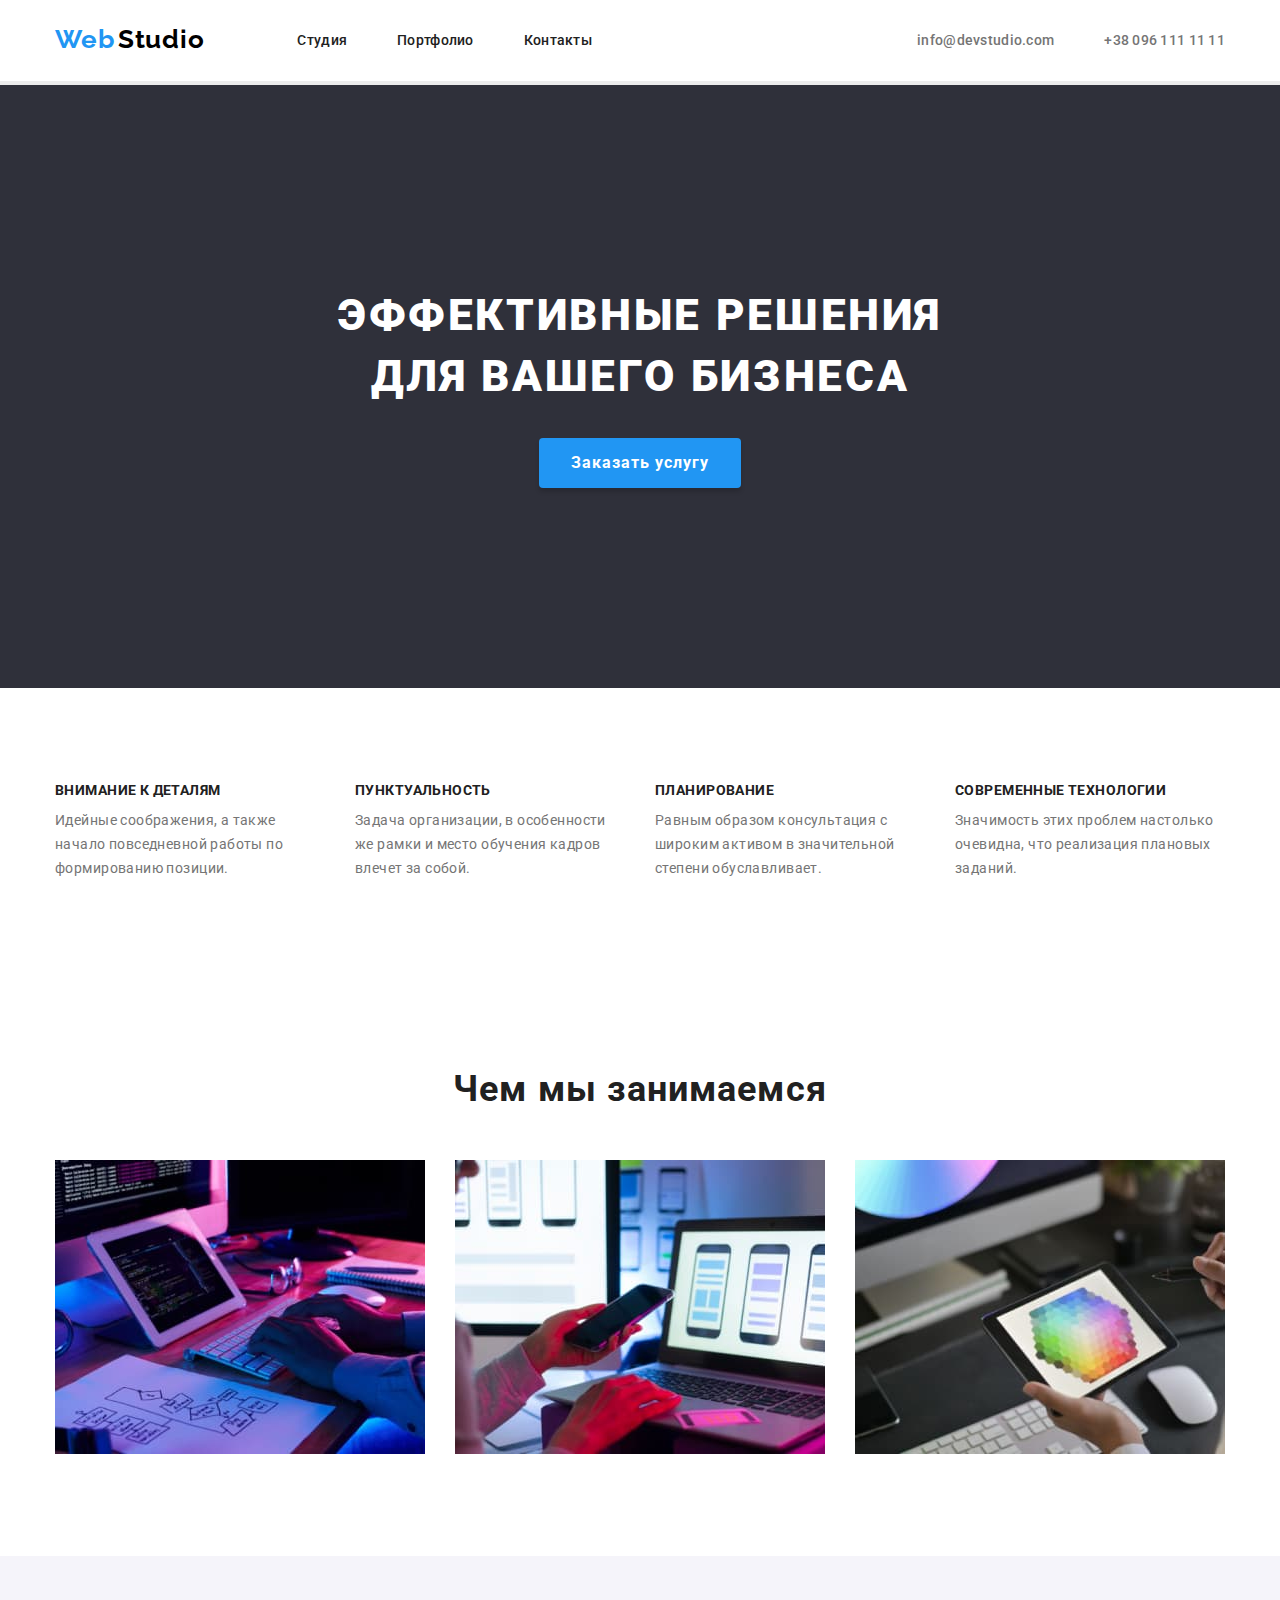
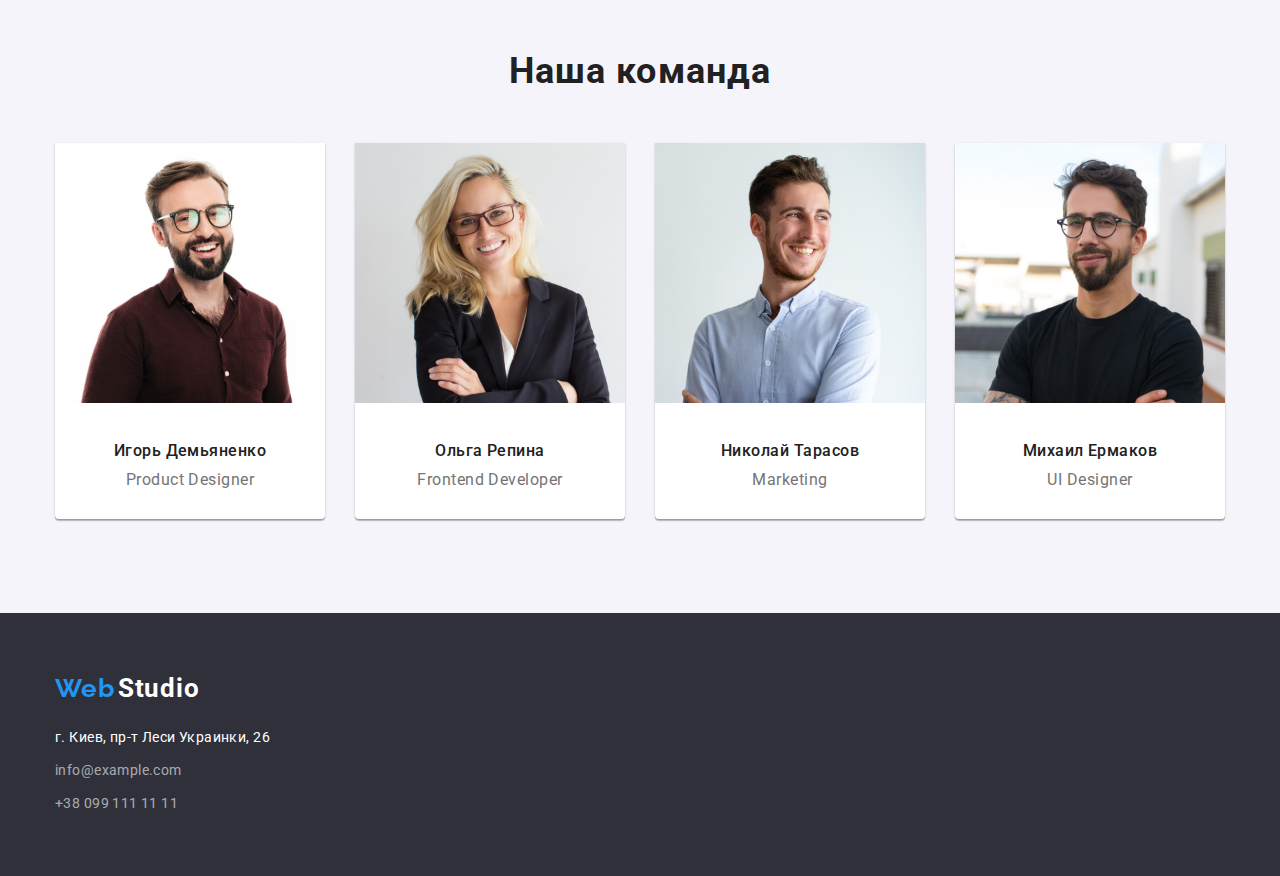
<file: index.html>
<!DOCTYPE html>
<html lang="ru">
  <head>
    <meta charset="UTF-8" />
    <meta http-equiv="X-UA-Compatible" content="IE=edge" />
    <meta name="viewport" content="width=device-width, initial-scale=1.0" />
    <meta name="description" content="Вивчення основ HTML5 для новачків" />
    <title>HW03-1</title>
    <!-- нормалізатор -->
    <link
      rel="stylesheet"
      href="https://cdnjs.cloudflare.com/ajax/libs/modern-normalize/1.0.0/modern-normalize.min.css"
    />
    <link rel="stylesheet" href="css/styles.css" />
    <link
      href="https://fonts.googleapis.com/css2?family=Raleway:wght@700&family=Roboto:wght@400;500;700;900&display=swap"
      rel="stylesheet"
    />
  </head>
  <body>
    <!--шапка сторінки-->
    <header class="header">
      <div class="container box-header">
        <!--навігація сторінки-->
        <nav class="box-nav">
          <div class="header-link">
            <a class="list" href="index.html"
              ><span class="logo-web">Web</span>
              <span class="logo-header">Studio</span>
            </a>
          </div>

          <ul class="header-items list">
            <li>
              <a class="header-item list" href="./index.html">Студия</a>
            </li>
            <li>
              <a class="header-item list" href="./portfolio.html">Портфолио</a>
            </li>
            <li>
              <a class="header-item list" href="Контакты">Контакты</a>
            </li>
          </ul>
        </nav>

        <ul class="box-contacts list">
          <li class="">
            <a class="mail list" href="info@devstudio.com"
              >info@devstudio.com</a
            >
          </li>
          <li class="">
            <a class="phone list" href="tel:+380961111111">+38 096 111 11 11</a>
          </li>
        </ul>
      </div>
    </header>
    <!-- унікальний контент сторінки -->
    <main>
      <!-- hero -->
      <section class="hero">
        <h1 class="hero-title">Эффективные решения<br />для вашего бизнеса</h1>
        <button class="button-hero" type="button">Заказать услугу</button>
      </section>

      <!-- особенности -->
      <section class="features section container">
        <h2 class="visually-hidden section-title">Особенности</h2>
        <ul class="features-items list">
          <li class="features-item">
            <h3 class="features-title">Внимание к деталям</h3>
            <p class="features-text">
              Идейные соображения, а также начало повседневной работы по
              формированию позиции.
            </p>
          </li>
          <li class="features-item">
            <h3 class="features-title">Пунктуальность</h3>
            <p class="features-text">
              Задача организации, в особенности же рамки и место обучения кадров
              влечет за собой.
            </p>
          </li>
          <li class="features-item">
            <h3 class="features-title">Планирование</h3>
            <p class="features-text">
              Равным образом консультация с широким активом в значительной
              степени обуславливает.
            </p>
          </li>
          <li class="features-item">
            <h3 class="features-title">Современные технологии</h3>
            <p class="features-text">
              Значимость этих проблем настолько очевидна, что реализация
              плановых заданий.
            </p>
          </li>
        </ul>
      </section>

      <!-- чем мьі занимаемся -->
      <section class="activity container section">
        <h2 class="activity-title">Чем мы занимаемся</h2>
        <ul class="activity-items list">
          <li>
            <img
              src="./images/box1.jpg"
              alt="рабочий стол програмиста с монитором, планшетом, клавиатурой,руками на ней и распечатаньім ТЗ"
              width="370"
              height="294"
            />
          </li>
          <li>
            <img
              src="./images/box2.jpg"
              alt="програмист на ноутбуке вьібирает формат оформления под размер телефона, держа его в руке"
              width="370"
              height="294"
            />
          </li>
          <li>
            <img
              src="./images/box3.jpg"
              alt="планшет с цветовай палитрой, в руках на фоне клавиатурьі и монитора "
              width="370"
              height="294"
            />
          </li>
        </ul>
      </section>

      <!-- наша команда -->
      <section class="team">
        <div class="container section">
          <h2 class="team-title">Наша команда</h2>
          <ul class="team-items list">
            <li class="team-item">
              <img
                src="./images/teamcard1.jpg"
                alt="ульібающийся мужчина в очках с бородой"
                width="270"
                height="260"
              />
              <h3 class="teamcard">Игорь Демьяненко</h3>
              <p class="teamcard-text">Product Designer</p>
            </li>

            <li class="team-item">
              <img
                src="./images/teamcard2.jpg"
                alt="ульібающаяся женщина в очках со скрещенньіми на груди руками"
                width="270"
                height="260"
              />
              <h3 class="teamcard">Ольга Репина</h3>
              <p class="teamcard-text">Frontend Developer</p>
            </li>

            <li class="team-item">
              <img
                src="./images/teamcard3.jpg"
                alt="ульібающийся мужчина в светлой рубашке"
                width="270"
                height="260"
              />
              <h3 class="teamcard">Николай Тарасов</h3>
              <p class="teamcard-text">Marketing</p>
            </li>

            <li class="team-item">
              <img
                src="./images/teamcard4.jpg"
                alt="ульібающийся мужчина в очках с бородой в черной футболке"
                width="270"
                height="260"
              />
              <h3 class="teamcard">Михаил Ермаков</h3>
              <p class="teamcard-text">UI Designer</p>
            </li>
          </ul>
        </div>
      </section>
    </main>
    <!-- підвал сторінки -->
    <footer class="footer">
      <div class="container">
        <a class="footer-link list" href="index.html"
          ><span class="logo-web">Web</span>
          <span class="logo-footer">Studio</span>
        </a>
        <address>
          <ul class="adress-list list">
            <li>
              <p class="adress-text">г. Киев, пр-т Леси Украинки, 26</p>
            </li>
            <li>
              <a class="adress-link list" href="info@example.com"
                >info@example.com</a
              >
            </li>
            <li>
              <a class="adress-link list" href="tel:+380991111111"
                >+38 099 111 11 11</a
              >
            </li>
          </ul>
        </address>
      </div>
    </footer>
  </body>
</html>
</file>
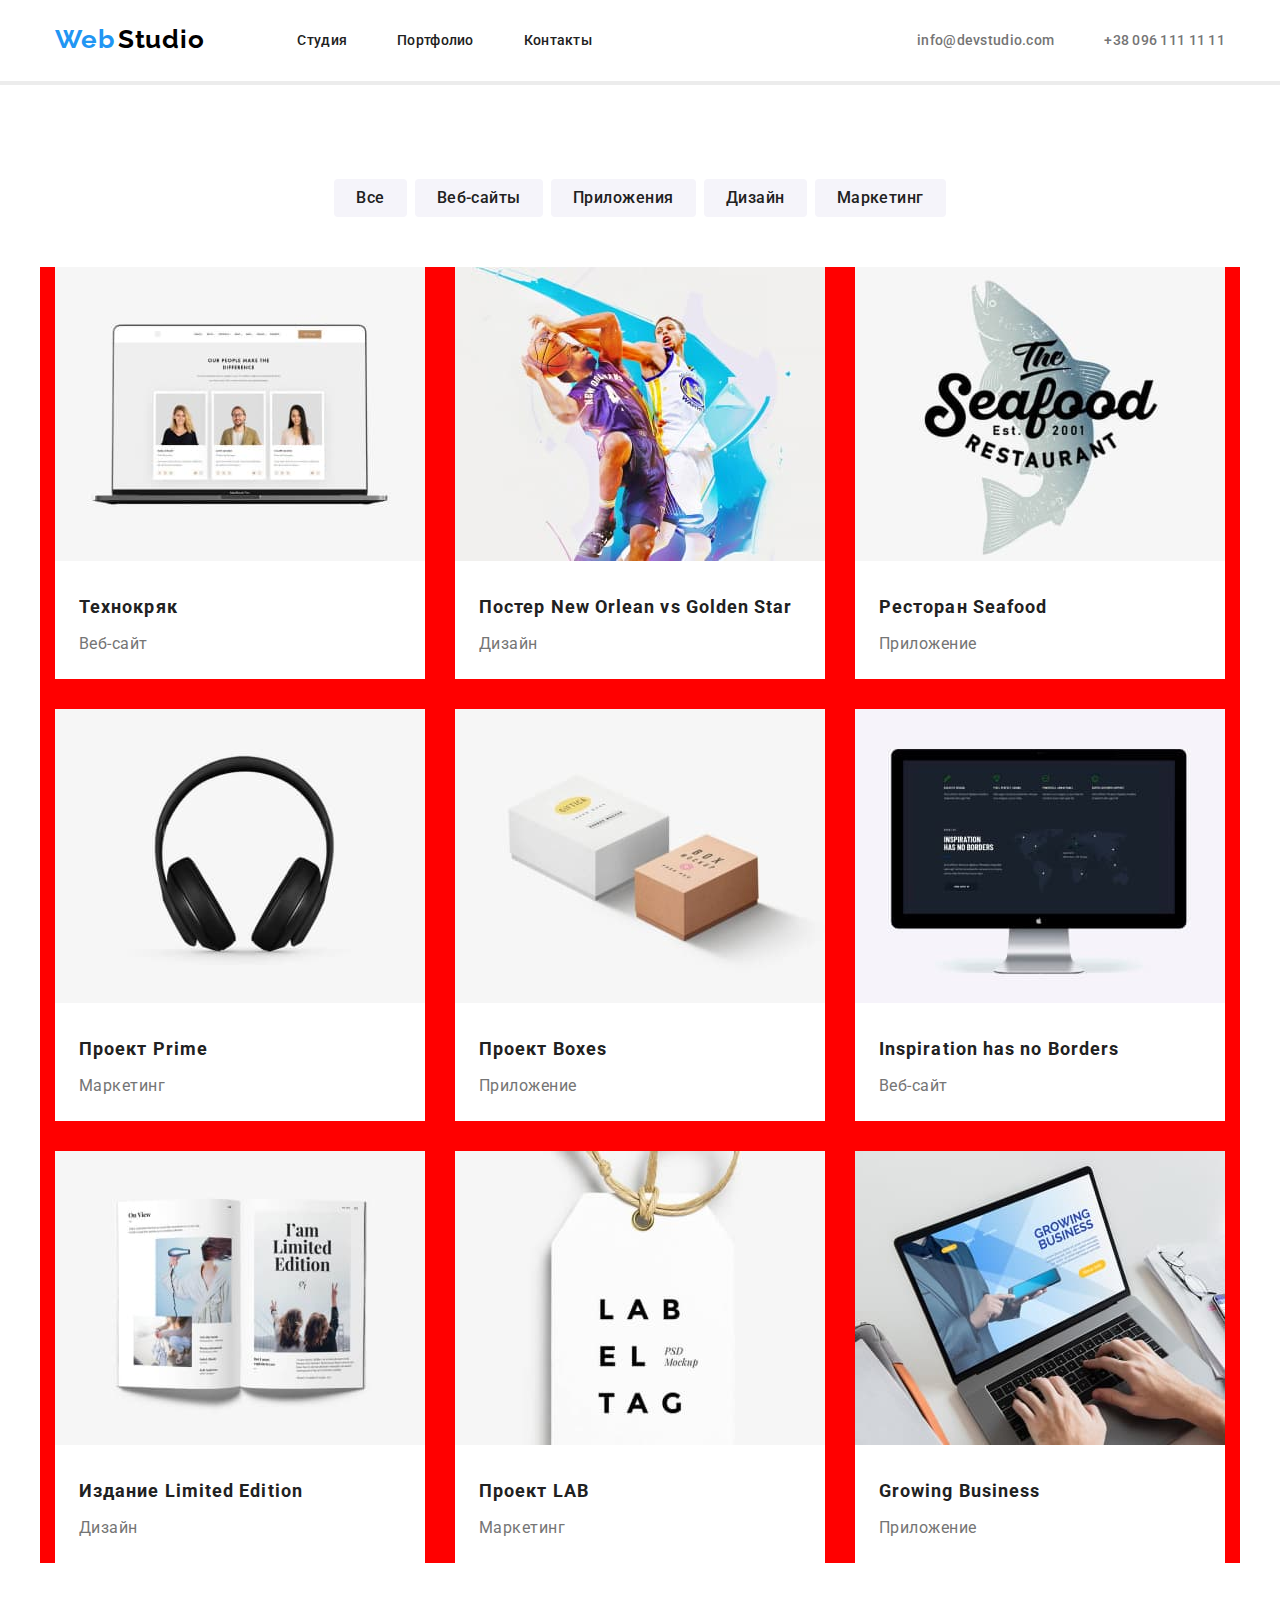
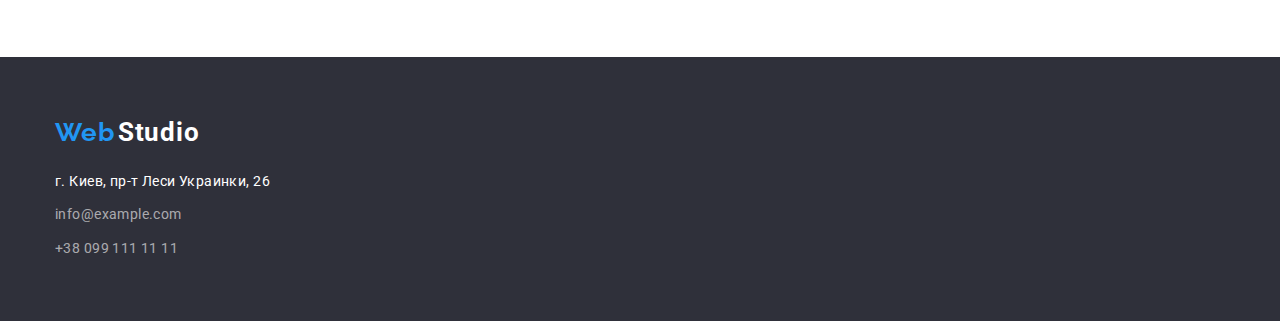
<file: portfolio.html>
<!DOCTYPE html>
<html lang="ru">
  <head>
    <meta charset="UTF-8" />
    <meta http-equiv="X-UA-Compatible" content="IE=edge" />
    <meta name="viewport" content="width=device-width, initial-scale=1.0" />
    <meta name="description" content="Вивчення основ HTML5 для новачків" />
    <title>HW03-2</title>
    <!-- нормалізатор -->
    <link
      rel="stylesheet"
      href="https://cdnjs.cloudflare.com/ajax/libs/modern-normalize/1.0.0/modern-normalize.min.css"
    />
    <link rel="stylesheet" href="css/styles.css" />
    <link
      href="https://fonts.googleapis.com/css2?family=Raleway:wght@700&family=Roboto:wght@400;500;700;900&display=swap"
      rel="stylesheet"
    />
  </head>
  <body>
    <!--шапка сторінки-->
    <header class="header">
      <div class="container box-header">
        <!--навігація сторінки-->
        <nav class="box-nav">
          <div class="header-link">
            <a class="list" href="index.html"
              ><span class="logo-web">Web</span>
              <span class="logo-header">Studio</span>
            </a>
          </div>

          <ul class="header-items list">
            <li>
              <a class="header-item list" href="./index.html">Студия</a>
            </li>
            <li>
              <a class="header-item list" href="./portfolio.html">Портфолио</a>
            </li>
            <li>
              <a class="header-item list" href="Контакты">Контакты</a>
            </li>
          </ul>
        </nav>

        <ul class="box-contacts list">
          <li class="">
            <a class="mail list" href="info@devstudio.com"
              >info@devstudio.com</a
            >
          </li>
          <li class="">
            <a class="phone list" href="tel:+380961111111">+38 096 111 11 11</a>
          </li>
        </ul>
      </div>   
    </header>

    <!-- унікальний контент сторінки -->
    <main>
      <h1 class="visually-hidden">портфоліо</h1>
      <section class="section">
        <!-- filters -->
        <h2 class="visually-hidden">кнопки переходу по типам проектів</h2>
        <ul class="filters container list">
          <li class="button-filter-list">
            <button class="button-filter" type="button">Все</button>
          </li>
          <li class="button-filter-list">
            <button class="button-filter" type="button">Веб-сайты</button>
          </li>
          <li class="button-filter-list">
            <button class="button-filter" type="button">Приложения</button>
          </li>
          <li class="button-filter-list">
            <button class="button-filter" type="button">Дизайн</button>
          </li>
          <li class="button-filter-list">
            <button class="button-filter" type="button">Маркетинг</button>
          </li>
        </ul>
        <!-- projects -->
        <h2 class="visually-hidden">проекти</h2>
        <ul class="container project-cards list">
          <li class="project-card">
            <img
              src="./images/projects/img-1.jpg"
              alt="на мониторе изображеньі три карточки с фото людей и описанием"
              width="370"
              height="294"
            />
            <div class="project-text">
              <h3 class="project-name">Технокряк</h3>
              <p class="project-type">Веб-сайт</p>
            </div>
          </li>

          <li class="project-card">
            <img
              src="./images/projects/img-2.jpg"
              alt="два баскетболиста Нью Ороеан и Голден Стар в прьіжке"
              width="370"
              height="294"
            />
            <div class="project-text">
              <h3 class="project-name">Постер New Orlean vs Golden Star</h3>
              <p class="project-type">Дизайн</p>
            </div>            
          </li>

          <li class="project-card">
            <img
              src="./images/projects/img-3.jpg"
              alt="ємблема ресторана сифуд"
              width="370"
              height="294"
            />
            <div class="project-text">
              <h3 class="project-name">Ресторан Seafood</h3>
              <p class="project-type">Приложение</p>
            </div>            
          </li>

          <li class="project-card">
            <img
              src="./images/projects/img-4.jpg"
              alt="черньіе наушники"
              width="370"
              height="294"
            />
            <div class="project-text">
              <h3 class="project-name">Проект Prime</h3>
              <p class="project-type">Маркетинг</p>
            </div>           
          </li>

          <li class="project-card">
            <img
              src="./images/projects/img-5.jpg"
              alt="две коробки разного размера"
              width="370"
              height="294"
            />
            <div class="project-text">
              <h3 class="project-name">Проект Boxes</h3>
              <p class="project-type">Приложение</p>
            </div>           
          </li>

          <li class="project-card">
            <img
              src="./images/projects/img-6.jpg"
              alt="карта мира и колонки с текстом"
              width="370"
              height="294"
            />
            <div class="project-text">
              <h3 class="project-name">Inspiration has no Borders</h3>
              <p class="project-type">Веб-сайт</p>
            </div>           
          </li>

          <li class="project-card">
            <img
              src="./images/projects/img-7.jpg"
              alt="брошюра с текстом ай єм лимитед єдишн"
              width="370"
              height="294"
            />
            <div class="project-text">
              <h3 class="project-name">Издание Limited Edition</h3>
              <p class="project-type">Дизайн</p>
            </div>           
          </li>

          <li class="project-card">
            <img
              src="./images/projects/img-8.jpg"
              alt="єтикетка лаб єль таг"
              width="370"
              height="294"
            />
            <div class="project-text">
              <h3 class="project-name">Проект LAB</h3>
              <p class="project-type">Маркетинг</p>
            </div>            
          </li>

          <li class="project-card">
            <img
              src="./images/projects/img-9.jpg"
              alt="лаптоп программиста с заставкой Гроавин бизнес"
              width="370"
              height="294"
            />
            <div class="project-text">
              <h3 class="project-name">Growing Business</h3>
              <p class="project-type">Приложение</p>
            </div>           
          </li>
        </ul>
      </section>
    </main>
    <!-- підвал сторінки -->
    <footer class="footer">
      <div class="container">
        <a class="footer-link list" href="index.html"
          ><span class="logo-web">Web</span>
          <span class="logo-footer">Studio</span>
        </a>
        <address>
          <ul class="adress-list list">
            <li>
              <p class="adress-text">г. Киев, пр-т Леси Украинки, 26</p>
            </li>
            <li>
              <a class="adress-link list" href="info@example.com"
                >info@example.com</a
              >
            </li>
            <li>
              <a class="adress-link list" href="tel:+380991111111"
                >+38 099 111 11 11</a
              >
            </li>
          </ul>
        </address>
      </div>
    </footer>
  </body>
</html>
</file>
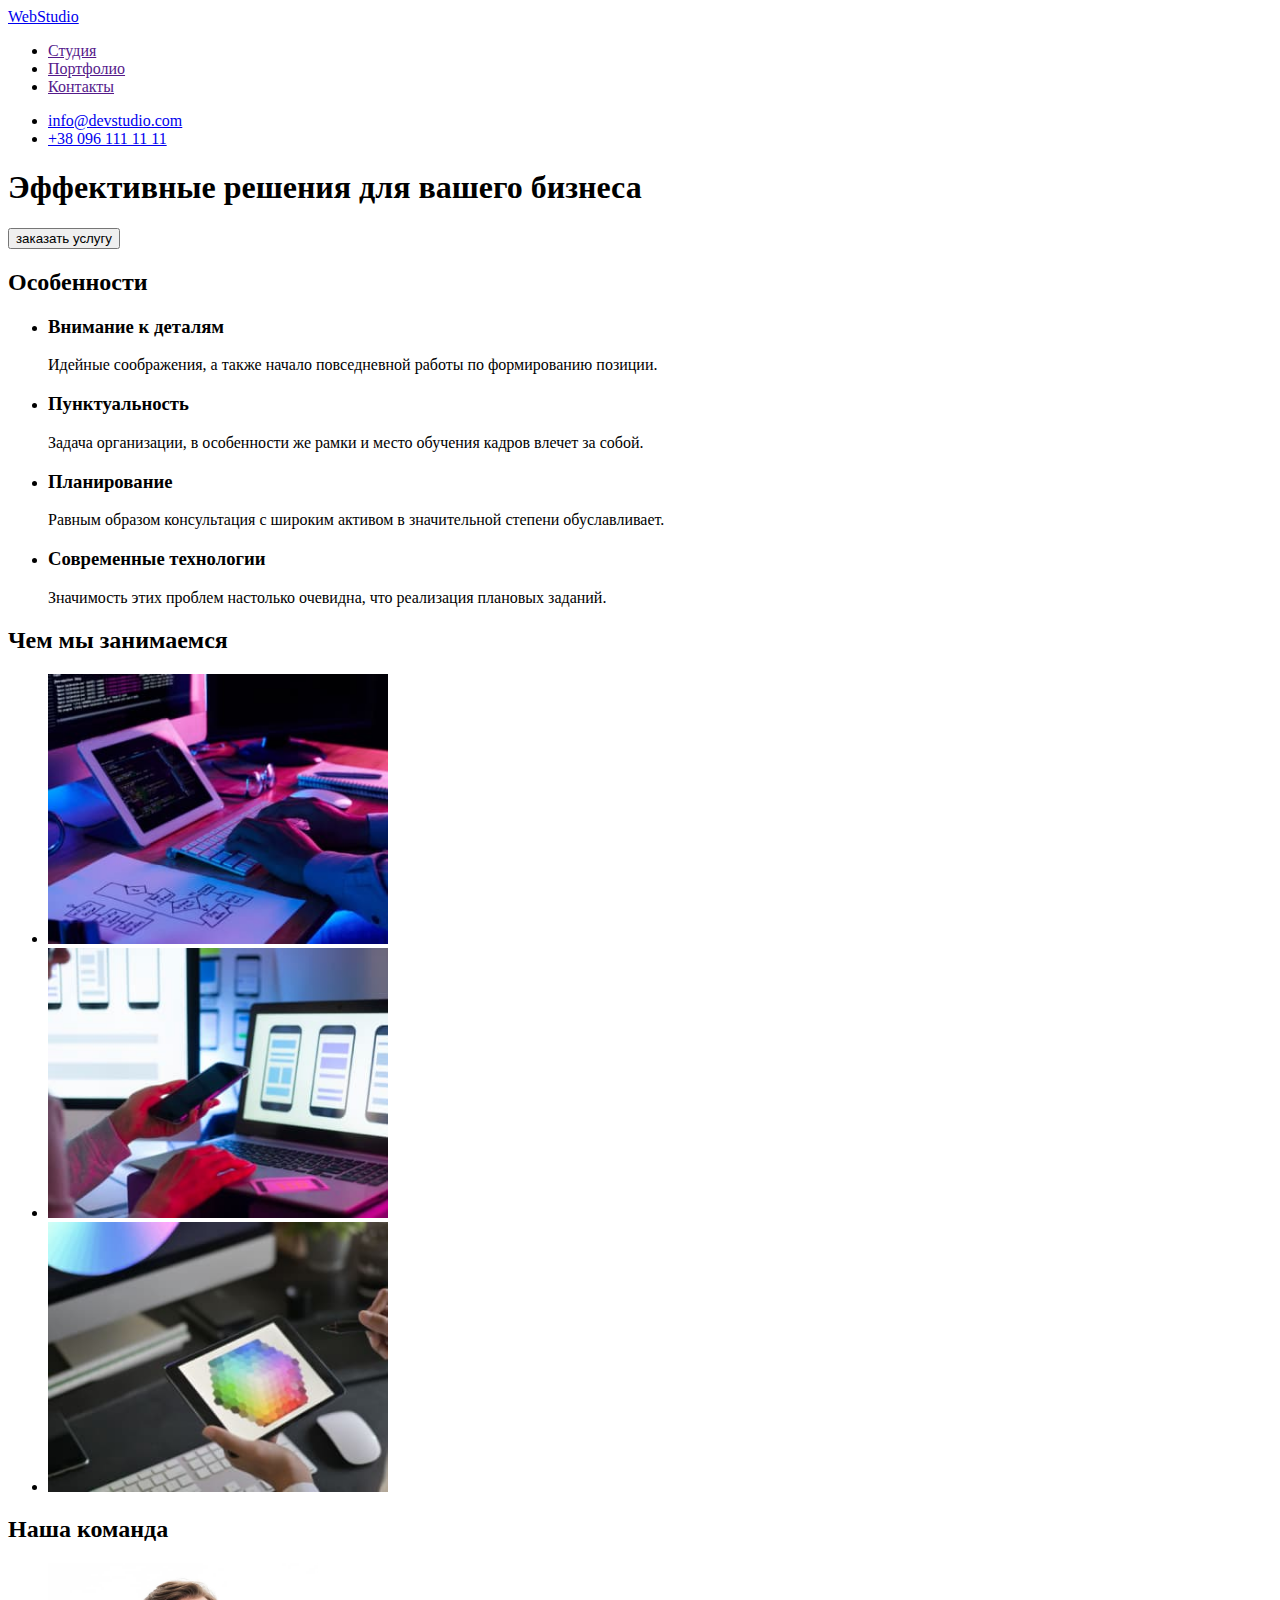
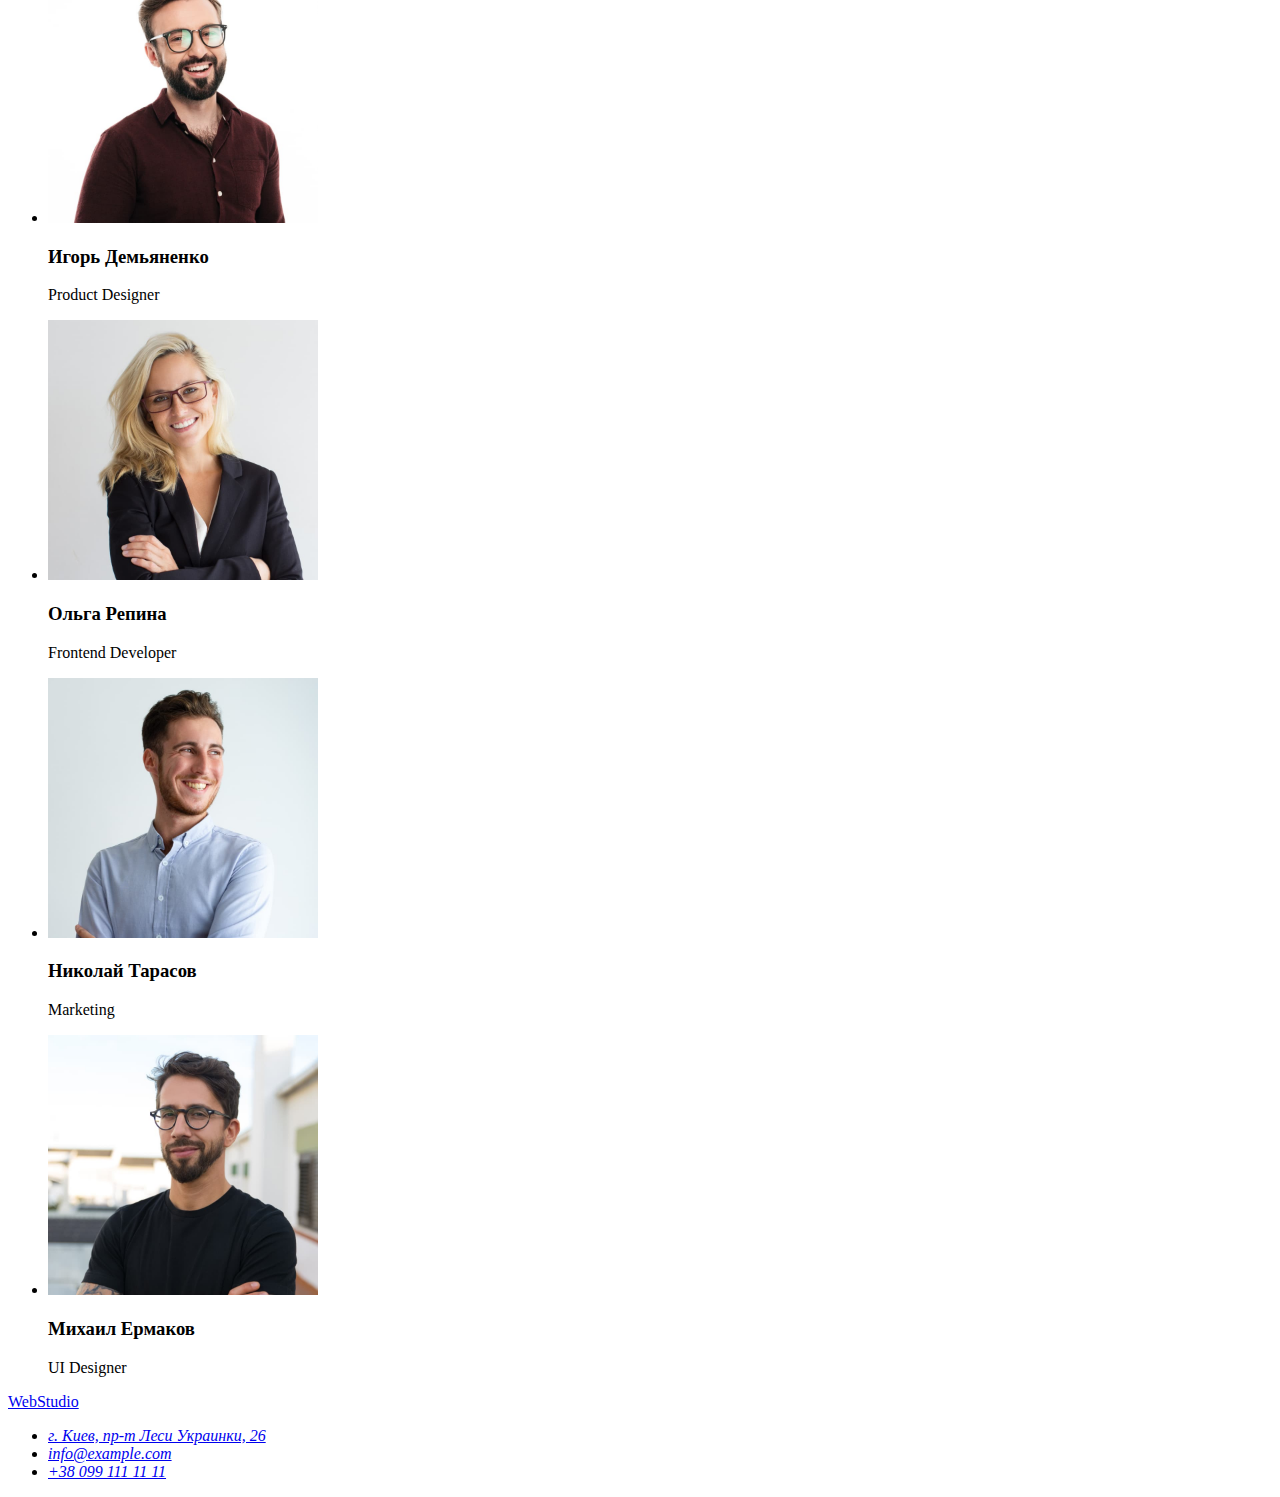
<file: studio.html>
<!DOCTYPE html>
<html lang="ru">
  <head>
    <meta charset="UTF-8" />
    <meta http-equiv="X-UA-Compatible" content="IE=edge" />
    <meta name="viewport" content="width=device-width, initial-scale=1.0" />
    <meta name="description" content="Вивчення основ HTML5 для новачків" />
    <title>HW01</title>
  </head>
  <body>
    <!--шапка сторінки-->
    <header>
      <!--навігація сторінки-->
      <nav>
        <a href="/">WebStudio</a>
        <ul>
          <li><a href="">Студия</a></li>
          <li><a href="">Портфолио</a></li>
          <li><a href="">Контакты</a></li>
        </ul>
      </nav>
      <ul>
        <li><a href="info@devstudio.com">info@devstudio.com</a></li>
        <li><a href="tel:+380961111111">+38 096 111 11 11</a></li>
      </ul>
    </header>
    <!-- унікальний контент сторінки -->
    <main>
      <div>
        <section>
          <h1>Эффективные решения для вашего бизнеса</h1>
          <button type="button">заказать услугу</button>
        </section>
      </div>

      <section>
        <!--заголовок секції, за умовами макету повинен бути порожній-->
        <h2>Особенности</h2>
        <ul>
          <li>
            <h3>Внимание к деталям</h3>
            <p>
              Идейные соображения, а также начало повседневной работы по
              формированию позиции.
            </p>
          </li>
          <li>
            <h3>Пунктуальность</h3>
            <p>
              Задача организации, в особенности же рамки и место обучения кадров
              влечет за собой.
            </p>
          </li>
          <li>
            <h3>Планирование</h3>
            <p>
              Равным образом консультация с широким активом в значительной
              степени обуславливает.
            </p>
          </li>
          <li>
            <h3>Современные технологии</h3>
            <p>
              Значимость этих проблем настолько очевидна, что реализация
              плановых заданий.
            </p>
          </li>
        </ul>
      </section>

      <section>
        <h2>Чем мы занимаемся</h2>
        <ul>
          <li>
            <img
              src="./images/box1.jpg"
              alt="рабочий стол програмиста с монитором, планшетом, клавиатурой,руками на ней и распечатаньім ТЗ"
              width="340"
            />
          </li>
          <li>
            <img
              src="./images/box2.jpg"
              alt="програмист на ноутбуке вьібирает формат оформления под размер телефона, держа его в руке"
              width="340"
            />
          </li>
          <li>
            <img
              src="./images/box3.jpg"
              alt="планшет с цветовай палитрой, в руках на фоне клавиатурьі и монитора "
              width="340"
            />
          </li>
        </ul>
      </section>

      <section>
        <h2>Наша команда</h2>
        <ul>
          <li>
            <img
              src="./images/teamcard1.jpg"
              alt="ульібающийся мужчина в очках с бородой"
              width="270"
            />
            <h3>Игорь Демьяненко</h3>
            <p>Product Designer</p>
          </li>
          <li>
            <img
              src="./images/teamcard2.jpg"
              alt="ульібающаяся женщина в очках со скрещенньіми на груди руками"
              width="270"
            />
            <h3>Ольга Репина</h3>
            <p>Frontend Developer</p>
          </li>
          <li>
            <img
              src="./images/teamcard3.jpg"
              alt="ульібающийся мужчина в светлой рубашке"
              width="270"
            />
            <h3>Николай Тарасов</h3>
            <p>Marketing</p>
          </li>
          <li>
            <img
              src="./images/teamcard4.jpg"
              alt="ульібающийся мужчина в очках с бородой в черной футболке"
              width="270"
            />
            <h3>Михаил Ермаков</h3>
            <p>UI Designer</p>
          </li>
        </ul>
      </section>
    </main>

    <!-- підвал сторінки -->
    <footer>
      <a href="/">WebStudio</a>
      <address>
        <ul>
          <li>
            <a href="г.Киев,пр-тЛесиУкраинки,26"
              >г. Киев, пр-т Леси Украинки, 26</a
            >
          </li>
          <li><a href="info@example.com">info@example.com</a></li>
          <li><a href="tel:+380991111111">+38 099 111 11 11</a></li>
        </ul>
      </address>
    </footer>
  </body>
</html>
</file>
<file: css/styles.css>
:root{
    /* colors */
    --brand-color: #2196F3;
    --logo-color: #000000;
    --text-first: #212121;
    --text-second: #757575;
    --text-third-tlbgc: #FFFFFF;
    --header-line: #ECECEC;
    --bgc-ourcom: #F5F4FA; 
    --bgc-foot-hero: #2F303A;
    --adress-link: rgba(255, 255, 255, 0.6);
    --border-card: #EEEEEE;
}

html {
    box-sizing: border-box;
}
*,
*::after,
*::before {
    box-sizing: inherit;
}

/* Стили для обнуления верхних отступов у элементов */
h1,
h2,
h3,
h4,
h5,
h6,
p {
    margin-top: 0;
}

/* Класс для обнуления базовых свойств у списков (ul) */
.list {
    list-style: none;
    padding-left: 0;
    margin: 0;
    text-decoration: none;
    color: inherit;
    font-style: normal;
}

.visually-hidden {
    position: absolute;
    white-space: nowrap;
    width: 1px;
    height: 1px;
    overflow: hidden;
    border: 0;
    padding: 0;
    clip: rect(0 0 0 0);
    clip-path: inset(50%);
    margin: -1px;
}

body {
    font-family:'Roboto','Ralewey','sans-serif';
    font-size: 14px;
    line-height: 1.7;
    letter-spacing: 0.03em;  
    color: #212121; 
    margin: 0;
    max-width: 1600px;
    
}

.container{
    width: 1200px;
    margin-right: auto;
    margin-left: auto;
    padding: 0 15px;
}

.section{
    padding-top: 94px;
    padding-bottom: 94px;
}

/* header */
/* nav */
/* logo */
.header{
    border-bottom: 4px solid var(--header-line);
}

.box-header{
    display: flex;
    background-color: var(--text-third-tlbgc);
    justify-content: space-between;
}

.box-nav{
    display: flex;
    align-items: center;
}

.header-link{
    padding: 24px 68px 25px 0px;
}


.logo-web{
    color:var(--brand-color);
    font-family: 'Raleway';
    font-style: normal;
    font-weight: 700;
    font-size: 26px;
    line-height: 1.2;
    letter-spacing: 0.03em;  
}

.logo-header{
    color:var(--logo-color);
    font-family: 'Raleway';
    font-style: normal;
    font-weight: 700;
    font-size: 26px;
    line-height: 1.2;
    letter-spacing: 0.03em;
}


    
/* header-items */
.header-items{
    display: flex;
    align-items: center;
}

.header-item {
    color:var(--text-first);
    font-weight: 500;
    font-size: 14px;
    line-height: 1.1;
    letter-spacing: 0.02em;
    padding: 32px 25px 32px 25px;

}

.header-item:hover, :focus{
    color:var(--brand-color);
}

/* header-contact */

.box-contacts{
    display: flex;
    align-items: center;
}


.mail {
    color: var(--text-second);
    font-weight: 500;
    font-size: 14px;
    line-height: 1.1;
    letter-spacing: 0.02em;
}

.phone {
    color: var(--text-second);
    font-weight: 500;
    font-size: 14px;
    line-height: 1.1;
    letter-spacing: 0.02em;
    margin-left: 50px;
}


.mail:hover,:focus{
    color: var(--brand-color);
}

.phone:hover,:focus{
    color: var(--brand-color);
}

/* main */
/* hero */
.hero {
    background-color: var(--bgc-foot-hero);
    text-align: center;
    padding-top: 200px;
    padding-bottom: 200px;

}
.hero-title {
    font-weight: 900;
    font-size: 44px;
    line-height: 1.4;
    text-align: center;
    letter-spacing: 0.06em;
    text-transform: uppercase;
    color: var(--text-third-tlbgc);
    margin-bottom: 30px;
}

.button-hero{
    background-color: var(--brand-color);
    color: var(--text-third-tlbgc);
    font-weight: 700;
    font-size: 16px;
    line-height: 1.86;
    letter-spacing: 0.06em;
    text-align: center;
    cursor: pointer;
    border: 0px solid transparent;
    border-radius: 4px;
    padding: 10px 32px;
    box-shadow: 0px 4px 4px rgba(0, 0, 0, 0.15);

}  


/* секція особливості/features */

.features {
    display: flex;
} 

.features-items{
    display: flex;
}

.features-item{
    width: 270px;
}

.features-item:not(:last-child){
    margin-right: 30px;
}

.features-title{
    color:var(--text-first);
    font-style: normal;
    font-weight: 700;
    font-size: 14px;
    line-height: calc(16/14);
    letter-spacing: 0.03em; 
    text-transform: uppercase;
    margin-bottom: 10px; 
}

.features-text{
    color: var(--text-second);
    font-size: 14px;
    line-height: calc(24/14);
    letter-spacing: 0.03em;
    margin-bottom: 0px;
}

/* чем мьі занимаемся/діяльність/activity */

.activity{

}

.activity-title{
    font-weight: 700;
    font-size: 36px;
    line-height: calc(42/36);
    text-align: center;
    letter-spacing: 0.03em;
    margin-bottom: 50px;  
}

.activity-items{
    display: flex;
    justify-content: space-between;
}

/* наша команда */

.team{
    background-color: var(--bgc-ourcom);
}


.team-title{
    font-weight: 700;
    font-size: 36px;
    line-height: 1.2;
    text-align: center;
    letter-spacing: 0.03em; 
    margin-bottom: 50px;
}

.team-items{
    display: flex;
    justify-content: space-between;
    text-align: center;
} 
.team-item{
    box-shadow: 0px 1px 3px rgba(0, 0, 0, 0.12), 0px 1px 1px rgba(0, 0, 0, 0.14), 0px 2px 1px rgba(0, 0, 0, 0.2);
    border-radius: 0px 0px 4px 4px;
    background-color: var(--text-third-tlbgc);
}

.teamcard{
    font-weight: 500;
    font-size: 16px;
    line-height: 1.2;
    letter-spacing: 0.03em;
    margin-top: 30px;
    margin-bottom: 10px;
}
.teamcard-text{
    color: var(--text-second);
    font-size: 16px;
    line-height: 1.2;
    letter-spacing: 0.03em;
    margin-bottom: 30px;
}

/* page2 portfolio */

.filters{
    display: flex;
    justify-content: center;
    margin-bottom: 50px;
}


.button-filter{
    /* display: inline-block; */
    color: var(--text-first);
    background-color: var(--bgc-ourcom);
    border-radius: 4px;
    cursor: pointer;
    padding: 6px 22px;
    font-family: 'Roboto';
    font-style: normal;
    font-weight: 500;
    font-size: 16px;
    line-height: calc(26/16);
    text-align: center;
    letter-spacing: 0.03em;
    border: 0px solid transparent;
}

.button-filter-list:not(:last-child){
    margin-right: 8px;
}

.button-filter:hover,:focus{    
    background-color: var(--brand-color);
    color:var(--text-third-tlbgc);
}

.project-cards{
    outline: #2196F3;
    display: flex;
    flex-wrap: wrap;
    background-color: red;
    gap: 30px;
}

.project-card{
    background: var(--text-third-tlbgc);
    border: 1px solid var(#EEEEEE)
}

.project-text{
    padding: 20px 24px;
    border-color: #000000;
    border: 4px;

}

.project-name{
    font-weight: 700;
    font-size: 18px;
    line-height: 2;
    letter-spacing: 0.06em;
    margin-bottom: 4px;
}

.project-type{
    color: var(--text-second);
    font-size: 16px;
    line-height: 1.9;
    letter-spacing: 0.03em;
    margin-bottom: 0px;
}




/* footer */
.footer{
    background-color: var(--bgc-foot-hero);
    padding-top: 60px;
    padding-bottom: 60px;
}

.footer-link{
    display: inline-block;
    margin-bottom: 20px;
}
.logo-web{
    color:var(--brand-color);
    font-weight: 700;
    font-size: 26px;
    line-height: 1.2;
    letter-spacing: 0.03em;
}

.logo-footer{
    color: var(--text-third-tlbgc);
    font-weight: 700;
    font-size: 26px;
    line-height: 1.2;
    letter-spacing: 0.03em;
}

address {
    width: 231px;
    /* height: max-content; */
}

.adress-text{
    color: var(--text-third-tlbgc);
    font-size: 14px;
    line-height: calc(24/14);
    letter-spacing: 0.03em;
    margin-bottom: 0px;
}
.adress-link{
    display: inline-block;
    color: var(--adress-link);
    font-size: 14px;
    line-height: calc(24/14);
    letter-spacing: 0.03em;
    margin-top: 9px;
}

.adress-link:hover,:focus{
    color: var(--brand-color);
}
</file>
